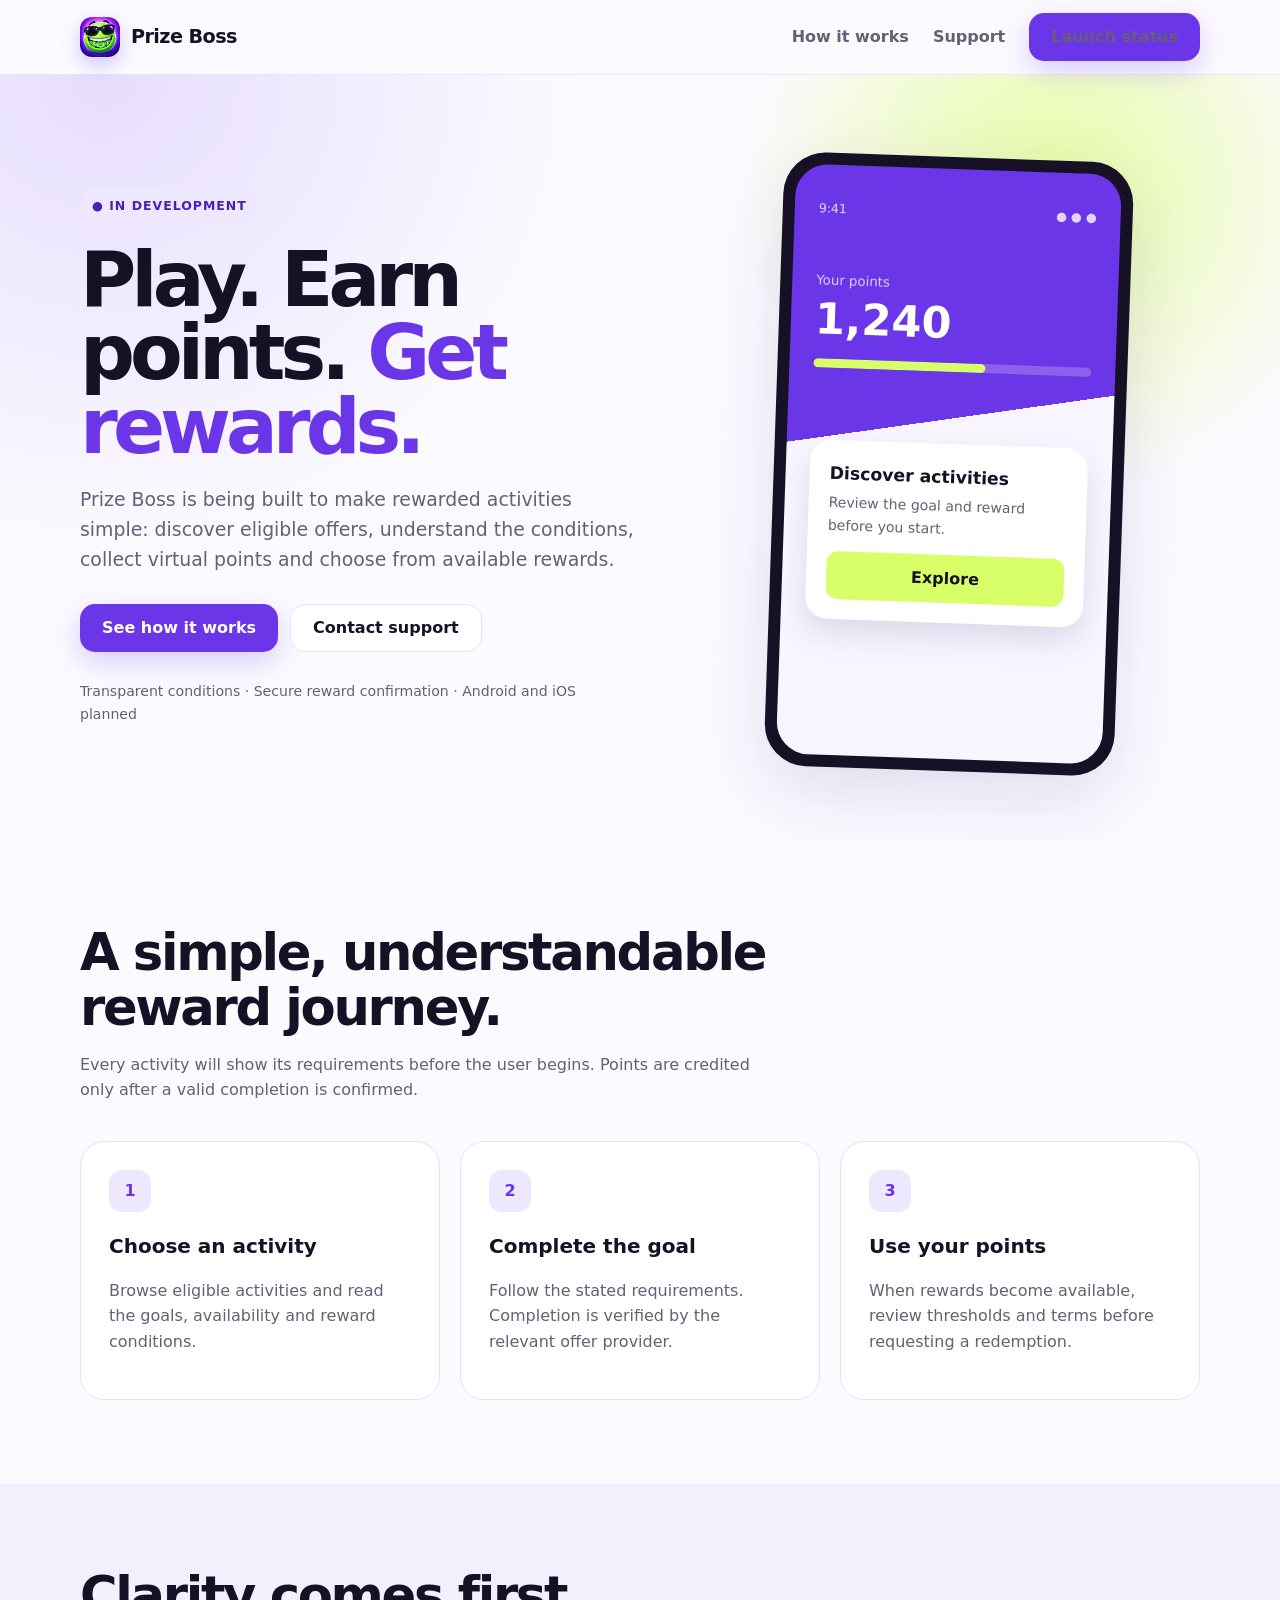
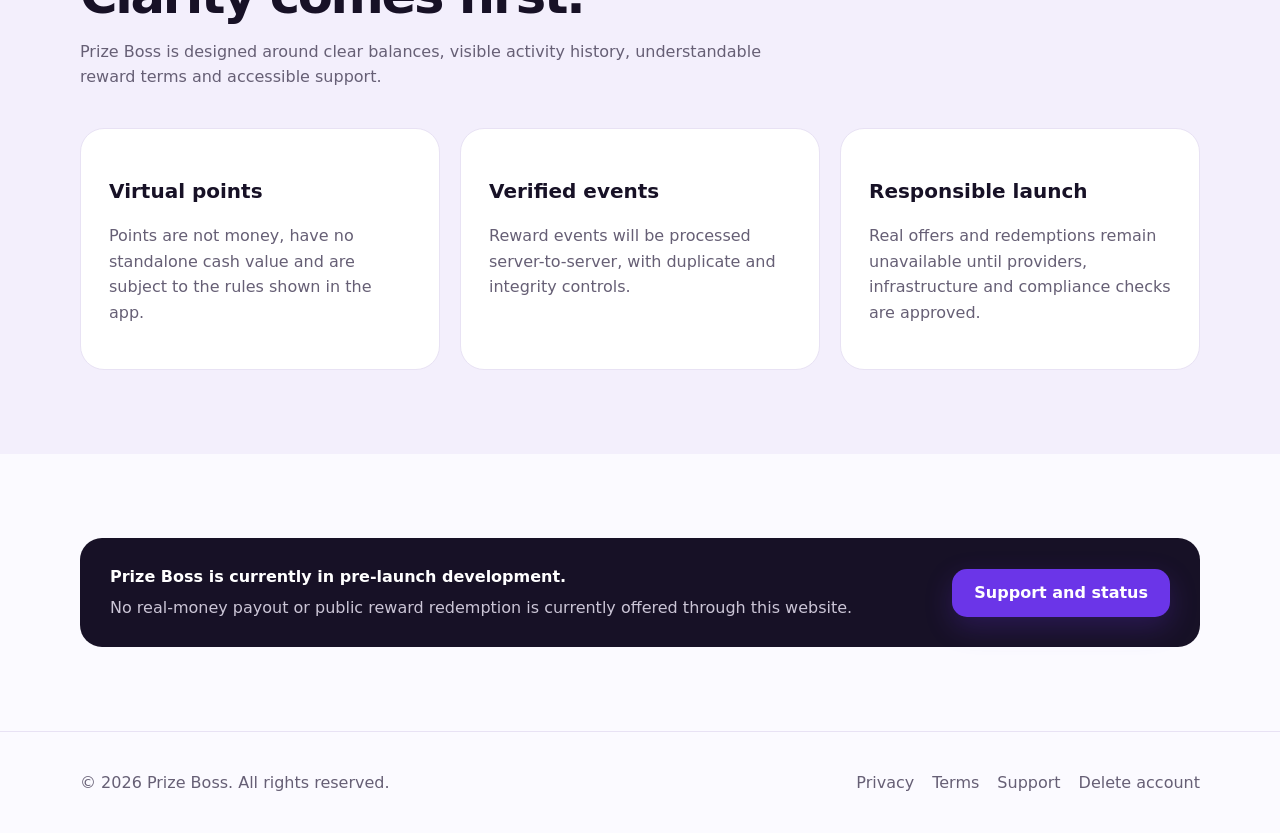
<file: index.html>
<!doctype html>
<html lang="en">
<head>
  <meta charset="utf-8">
  <meta name="viewport" content="width=device-width,initial-scale=1">
  <meta name="description" content="Prize Boss is a rewards app in development where eligible activities can earn virtual points toward clearly presented rewards.">
  <title>Prize Boss — Play. Earn Points. Get Rewards.</title>
  <link rel="stylesheet" href="styles.css">
</head>
<body>
  <header class="nav">
    <div class="wrap nav-inner">
      <a class="brand" href="index.html"><img class="brand-mark" src="assets/prize-boss-icon.png" alt=""> Prize Boss</a>
      <nav class="nav-links" aria-label="Main navigation">
        <a href="#how">How it works</a>
        <a href="support.html">Support</a>
        <a class="button" href="#status">Launch status</a>
      </nav>
    </div>
  </header>

  <main>
    <section class="hero">
      <div class="wrap hero-grid">
        <div>
          <div class="eyebrow">● In development</div>
          <h1>Play. Earn points. <span>Get rewards.</span></h1>
          <p class="lead">Prize Boss is being built to make rewarded activities simple: discover eligible offers, understand the conditions, collect virtual points and choose from available rewards.</p>
          <div class="actions">
            <a class="button" href="#how">See how it works</a>
            <a class="button secondary" href="support.html">Contact support</a>
          </div>
          <p class="trust">Transparent conditions · Secure reward confirmation · Android and iOS planned</p>
        </div>
        <div class="phone" aria-label="Illustration of the Prize Boss app">
          <div class="phone-screen">
            <div class="status"><span>9:41</span><span>● ● ●</span></div>
            <div class="balance"><small>Your points</small><strong>1,240</strong><div class="progress"><span></span></div></div>
            <div class="phone-card"><b>Discover activities</b><p>Review the goal and reward before you start.</p><div class="phone-cta">Explore</div></div>
          </div>
        </div>
      </div>
    </section>

    <section class="section" id="how">
      <div class="wrap">
        <div class="section-head"><h2>A simple, understandable reward journey.</h2><p>Every activity will show its requirements before the user begins. Points are credited only after a valid completion is confirmed.</p></div>
        <div class="grid-3">
          <article class="card"><div class="number">1</div><h3>Choose an activity</h3><p>Browse eligible activities and read the goals, availability and reward conditions.</p></article>
          <article class="card"><div class="number">2</div><h3>Complete the goal</h3><p>Follow the stated requirements. Completion is verified by the relevant offer provider.</p></article>
          <article class="card"><div class="number">3</div><h3>Use your points</h3><p>When rewards become available, review thresholds and terms before requesting a redemption.</p></article>
        </div>
      </div>
    </section>

    <section class="section alt">
      <div class="wrap">
        <div class="section-head"><h2>Clarity comes first.</h2><p>Prize Boss is designed around clear balances, visible activity history, understandable reward terms and accessible support.</p></div>
        <div class="grid-3">
          <article class="card"><h3>Virtual points</h3><p>Points are not money, have no standalone cash value and are subject to the rules shown in the app.</p></article>
          <article class="card"><h3>Verified events</h3><p>Reward events will be processed server-to-server, with duplicate and integrity controls.</p></article>
          <article class="card"><h3>Responsible launch</h3><p>Real offers and redemptions remain unavailable until providers, infrastructure and compliance checks are approved.</p></article>
        </div>
      </div>
    </section>

    <section class="section" id="status">
      <div class="wrap">
        <div class="notice">
          <div><strong>Prize Boss is currently in pre-launch development.</strong><p>No real-money payout or public reward redemption is currently offered through this website.</p></div>
          <a class="button" href="support.html">Support and status</a>
        </div>
      </div>
    </section>
  </main>

  <footer class="footer"><div class="wrap footer-inner"><span>© 2026 Prize Boss. All rights reserved.</span><div class="footer-links"><a href="privacy.html">Privacy</a><a href="terms.html">Terms</a><a href="support.html">Support</a><a href="delete-account.html">Delete account</a></div></div></footer>
</body>
</html>
</file>
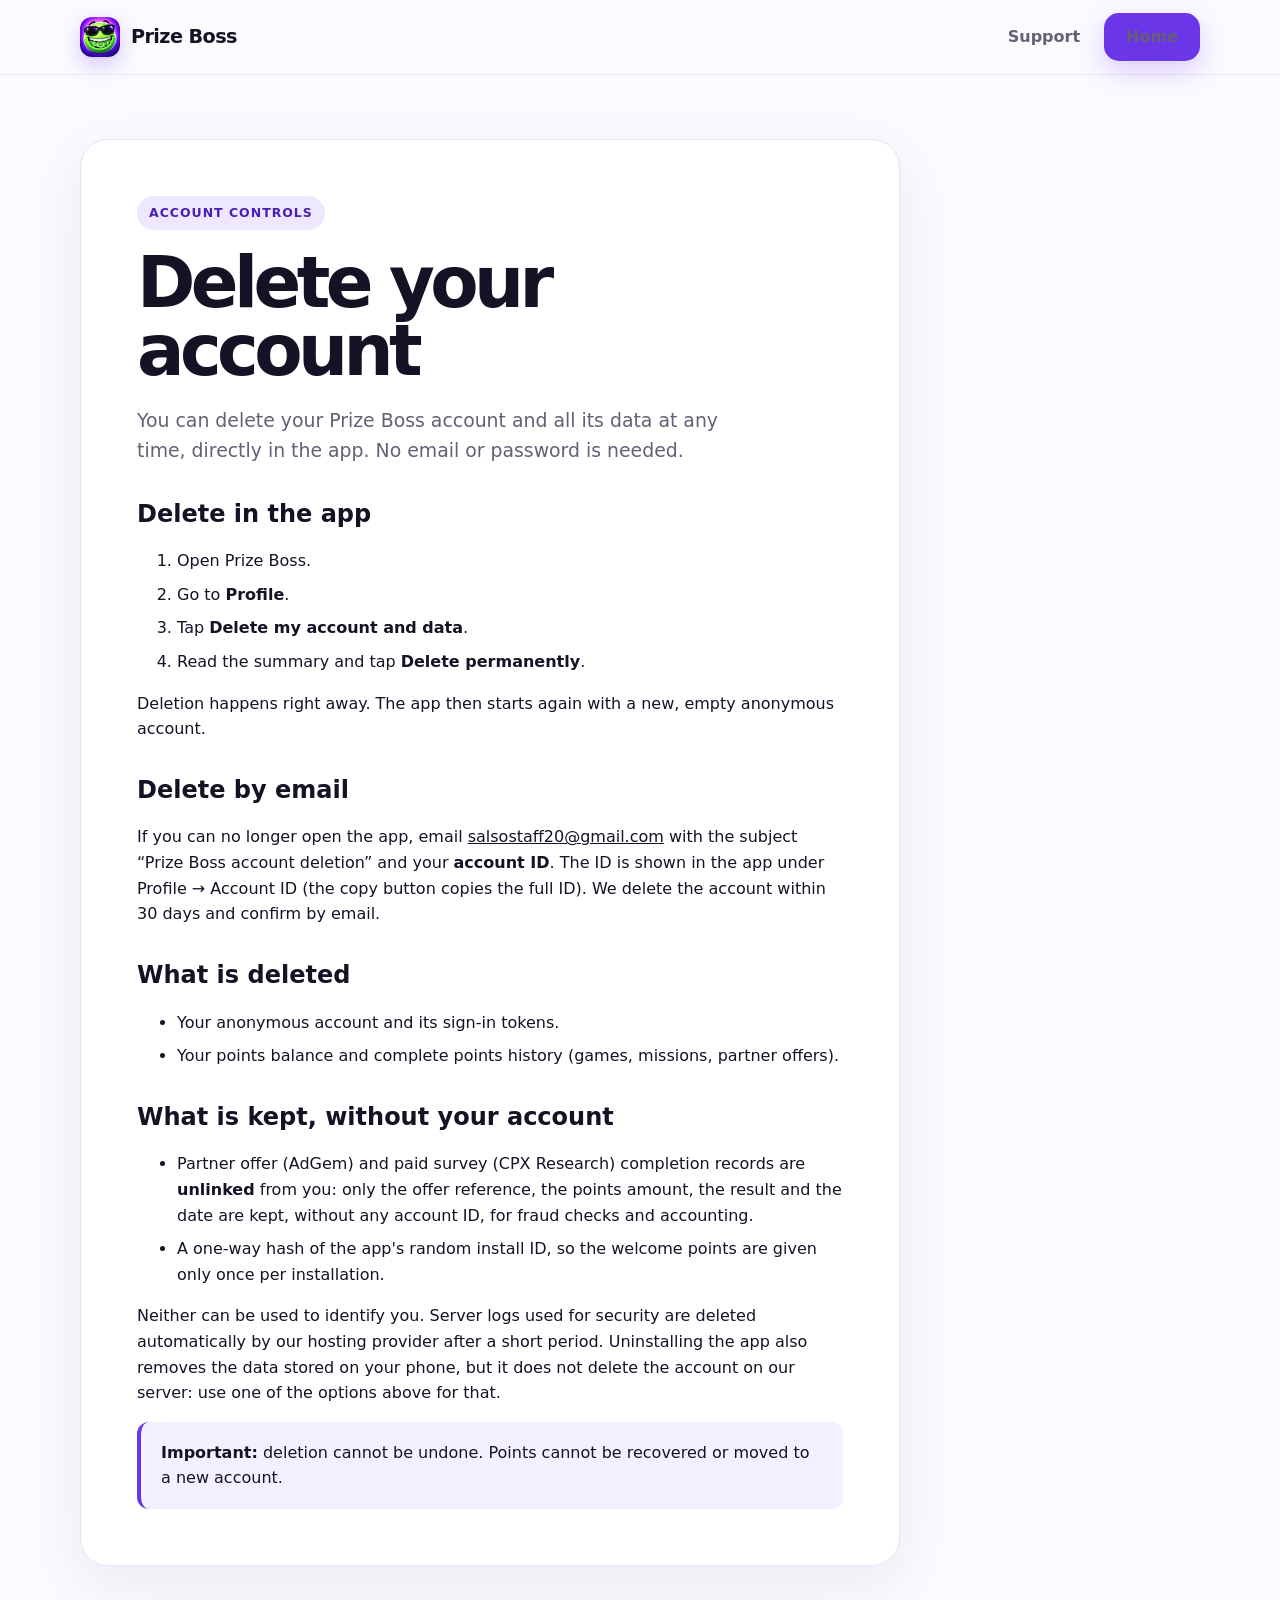
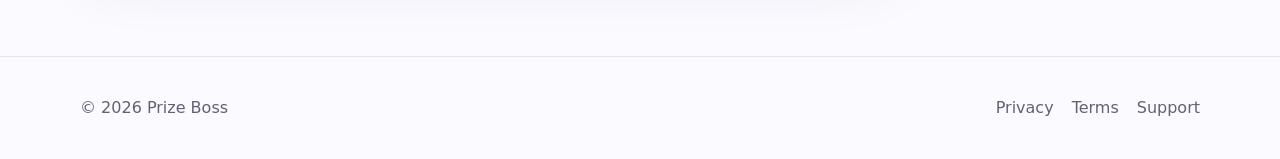
<file: delete-account.html>
<!doctype html><html lang="en"><head><meta charset="utf-8"><meta name="viewport" content="width=device-width,initial-scale=1"><title>Delete your account — Prize Boss</title><link rel="stylesheet" href="styles.css"></head><body>
<header class="nav"><div class="wrap nav-inner"><a class="brand" href="index.html"><img class="brand-mark" src="assets/prize-boss-icon.png" alt=""> Prize Boss</a><nav class="nav-links"><a href="support.html">Support</a><a class="button" href="index.html">Home</a></nav></div></header>
<main class="legal"><div class="wrap"><article><div class="eyebrow">Account controls</div><h1>Delete your account</h1><p class="lead">You can delete your Prize Boss account and all its data at any time, directly in the app. No email or password is needed.</p>
<h2>Delete in the app</h2><ol><li>Open Prize Boss.</li><li>Go to <strong>Profile</strong>.</li><li>Tap <strong>Delete my account and data</strong>.</li><li>Read the summary and tap <strong>Delete permanently</strong>.</li></ol><p>Deletion happens right away. The app then starts again with a new, empty anonymous account.</p>
<h2>Delete by email</h2><p>If you can no longer open the app, email <a href="mailto:salsostaff20@gmail.com?subject=Prize%20Boss%20account%20deletion">salsostaff20@gmail.com</a> with the subject “Prize Boss account deletion” and your <strong>account ID</strong>. The ID is shown in the app under Profile → Account ID (the copy button copies the full ID). We delete the account within 30 days and confirm by email.</p>
<h2>What is deleted</h2><ul><li>Your anonymous account and its sign-in tokens.</li><li>Your points balance and complete points history (games, missions, partner offers).</li></ul><h2>What is kept, without your account</h2><ul><li>Partner offer (AdGem) and paid survey (CPX Research) completion records are <strong>unlinked</strong> from you: only the offer reference, the points amount, the result and the date are kept, without any account ID, for fraud checks and accounting.</li><li>A one-way hash of the app's random install ID, so the welcome points are given only once per installation.</li></ul><p>Neither can be used to identify you. Server logs used for security are deleted automatically by our hosting provider after a short period. Uninstalling the app also removes the data stored on your phone, but it does not delete the account on our server: use one of the options above for that.</p>
<div class="callout"><strong>Important:</strong> deletion cannot be undone. Points cannot be recovered or moved to a new account.</div>
</article></div></main><footer class="footer"><div class="wrap footer-inner"><span>© 2026 Prize Boss</span><div class="footer-links"><a href="privacy.html">Privacy</a><a href="terms.html">Terms</a><a href="support.html">Support</a></div></div></footer></body></html>
</file>
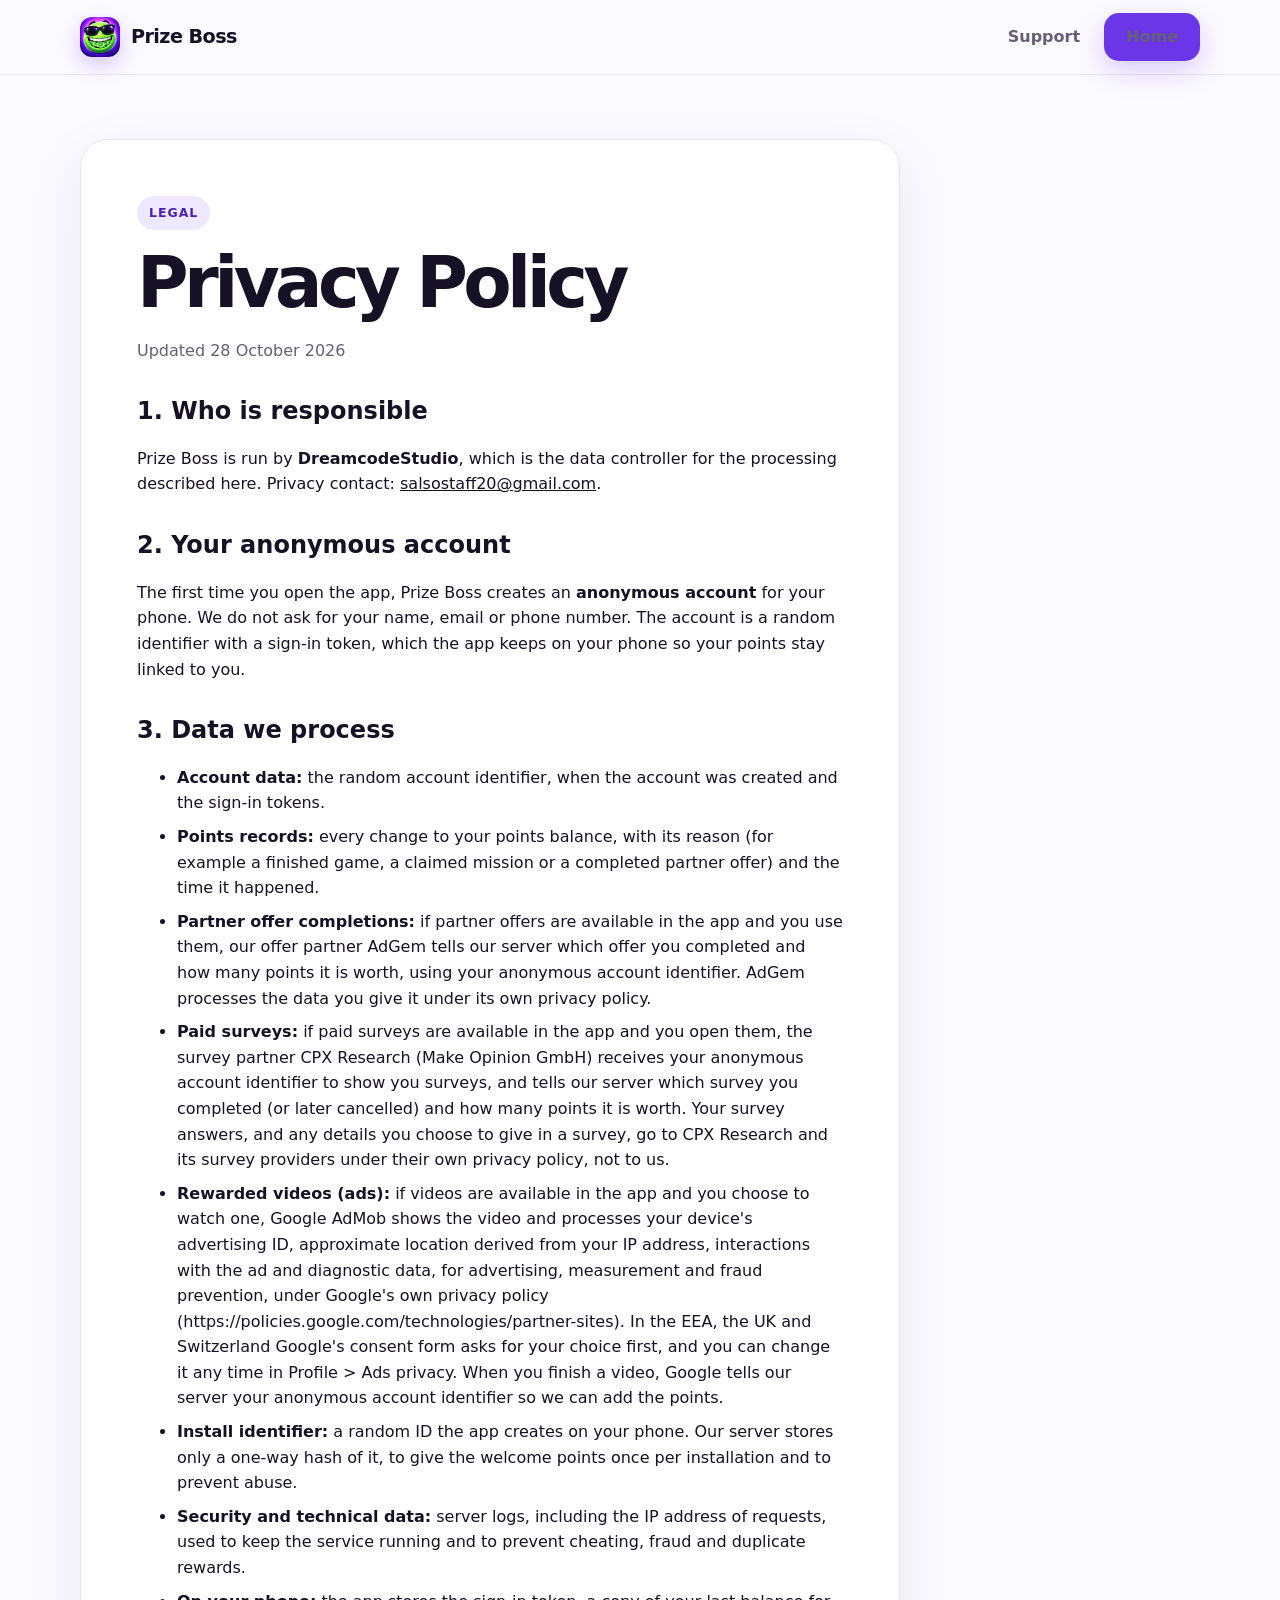
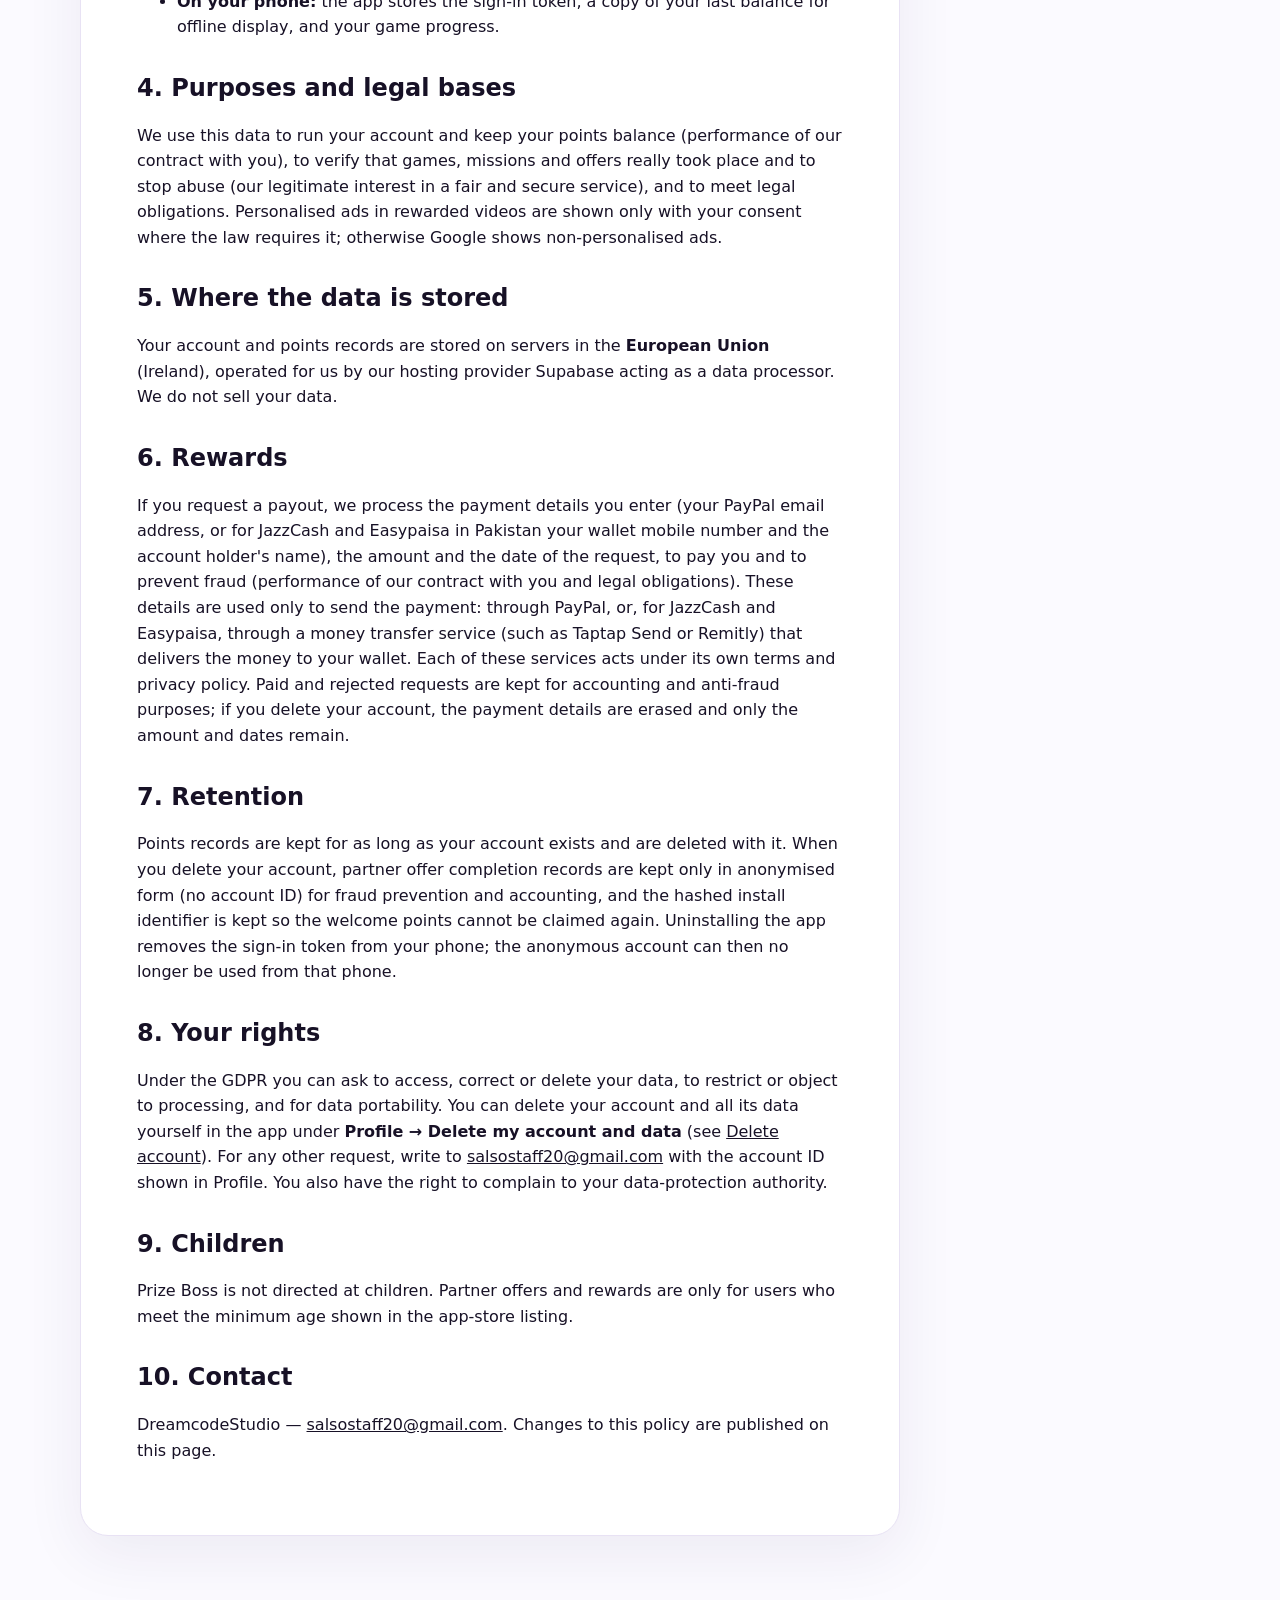
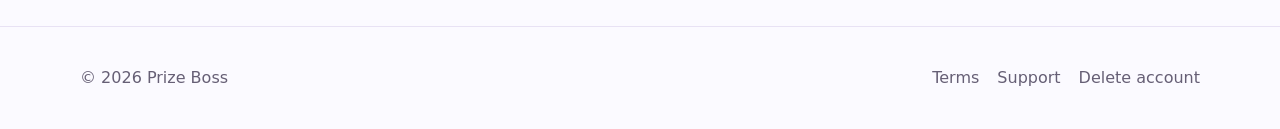
<file: privacy.html>
<!doctype html><html lang="en"><head><meta charset="utf-8"><meta name="viewport" content="width=device-width,initial-scale=1"><meta name="robots" content="index,follow"><title>Privacy Policy — Prize Boss</title><link rel="stylesheet" href="styles.css"></head><body>
<header class="nav"><div class="wrap nav-inner"><a class="brand" href="index.html"><img class="brand-mark" src="assets/prize-boss-icon.png" alt=""> Prize Boss</a><nav class="nav-links"><a href="support.html">Support</a><a class="button" href="index.html">Home</a></nav></div></header>
<main class="legal"><div class="wrap"><article><div class="eyebrow">Legal</div><h1>Privacy Policy</h1><p class="meta">Updated 28 October 2026</p>
<h2>1. Who is responsible</h2><p>Prize Boss is run by <strong>DreamcodeStudio</strong>, which is the data controller for the processing described here. Privacy contact: <a href="mailto:salsostaff20@gmail.com">salsostaff20@gmail.com</a>.</p>
<h2>2. Your anonymous account</h2><p>The first time you open the app, Prize Boss creates an <strong>anonymous account</strong> for your phone. We do not ask for your name, email or phone number. The account is a random identifier with a sign-in token, which the app keeps on your phone so your points stay linked to you.</p>
<h2>3. Data we process</h2><ul><li><strong>Account data:</strong> the random account identifier, when the account was created and the sign-in tokens.</li><li><strong>Points records:</strong> every change to your points balance, with its reason (for example a finished game, a claimed mission or a completed partner offer) and the time it happened.</li><li><strong>Partner offer completions:</strong> if partner offers are available in the app and you use them, our offer partner AdGem tells our server which offer you completed and how many points it is worth, using your anonymous account identifier. AdGem processes the data you give it under its own privacy policy.</li><li><strong>Paid surveys:</strong> if paid surveys are available in the app and you open them, the survey partner CPX Research (Make Opinion GmbH) receives your anonymous account identifier to show you surveys, and tells our server which survey you completed (or later cancelled) and how many points it is worth. Your survey answers, and any details you choose to give in a survey, go to CPX Research and its survey providers under their own privacy policy, not to us.</li><li><strong>Rewarded videos (ads):</strong> if videos are available in the app and you choose to watch one, Google AdMob shows the video and processes your device's advertising ID, approximate location derived from your IP address, interactions with the ad and diagnostic data, for advertising, measurement and fraud prevention, under Google's own privacy policy (https://policies.google.com/technologies/partner-sites). In the EEA, the UK and Switzerland Google's consent form asks for your choice first, and you can change it any time in Profile &gt; Ads privacy. When you finish a video, Google tells our server your anonymous account identifier so we can add the points.</li><li><strong>Install identifier:</strong> a random ID the app creates on your phone. Our server stores only a one-way hash of it, to give the welcome points once per installation and to prevent abuse.</li><li><strong>Security and technical data:</strong> server logs, including the IP address of requests, used to keep the service running and to prevent cheating, fraud and duplicate rewards.</li><li><strong>On your phone:</strong> the app stores the sign-in token, a copy of your last balance for offline display, and your game progress.</li></ul>
<h2>4. Purposes and legal bases</h2><p>We use this data to run your account and keep your points balance (performance of our contract with you), to verify that games, missions and offers really took place and to stop abuse (our legitimate interest in a fair and secure service), and to meet legal obligations. Personalised ads in rewarded videos are shown only with your consent where the law requires it; otherwise Google shows non-personalised ads.</p>
<h2>5. Where the data is stored</h2><p>Your account and points records are stored on servers in the <strong>European Union</strong> (Ireland), operated for us by our hosting provider Supabase acting as a data processor. We do not sell your data.</p>
<h2>6. Rewards</h2><p>If you request a payout, we process the payment details you enter (your PayPal email address, or for JazzCash and Easypaisa in Pakistan your wallet mobile number and the account holder's name), the amount and the date of the request, to pay you and to prevent fraud (performance of our contract with you and legal obligations). These details are used only to send the payment: through PayPal, or, for JazzCash and Easypaisa, through a money transfer service (such as Taptap Send or Remitly) that delivers the money to your wallet. Each of these services acts under its own terms and privacy policy. Paid and rejected requests are kept for accounting and anti-fraud purposes; if you delete your account, the payment details are erased and only the amount and dates remain.</p><h2>7. Retention</h2><p>Points records are kept for as long as your account exists and are deleted with it. When you delete your account, partner offer completion records are kept only in anonymised form (no account ID) for fraud prevention and accounting, and the hashed install identifier is kept so the welcome points cannot be claimed again. Uninstalling the app removes the sign-in token from your phone; the anonymous account can then no longer be used from that phone.</p>
<h2>8. Your rights</h2><p>Under the GDPR you can ask to access, correct or delete your data, to restrict or object to processing, and for data portability. You can delete your account and all its data yourself in the app under <strong>Profile → Delete my account and data</strong> (see <a href="delete-account.html">Delete account</a>). For any other request, write to <a href="mailto:salsostaff20@gmail.com">salsostaff20@gmail.com</a> with the account ID shown in Profile. You also have the right to complain to your data-protection authority.</p>
<h2>9. Children</h2><p>Prize Boss is not directed at children. Partner offers and rewards are only for users who meet the minimum age shown in the app-store listing.</p>
<h2>10. Contact</h2><p>DreamcodeStudio — <a href="mailto:salsostaff20@gmail.com">salsostaff20@gmail.com</a>. Changes to this policy are published on this page.</p>
</article></div></main><footer class="footer"><div class="wrap footer-inner"><span>© 2026 Prize Boss</span><div class="footer-links"><a href="terms.html">Terms</a><a href="support.html">Support</a><a href="delete-account.html">Delete account</a></div></div></footer></body></html>
</file>
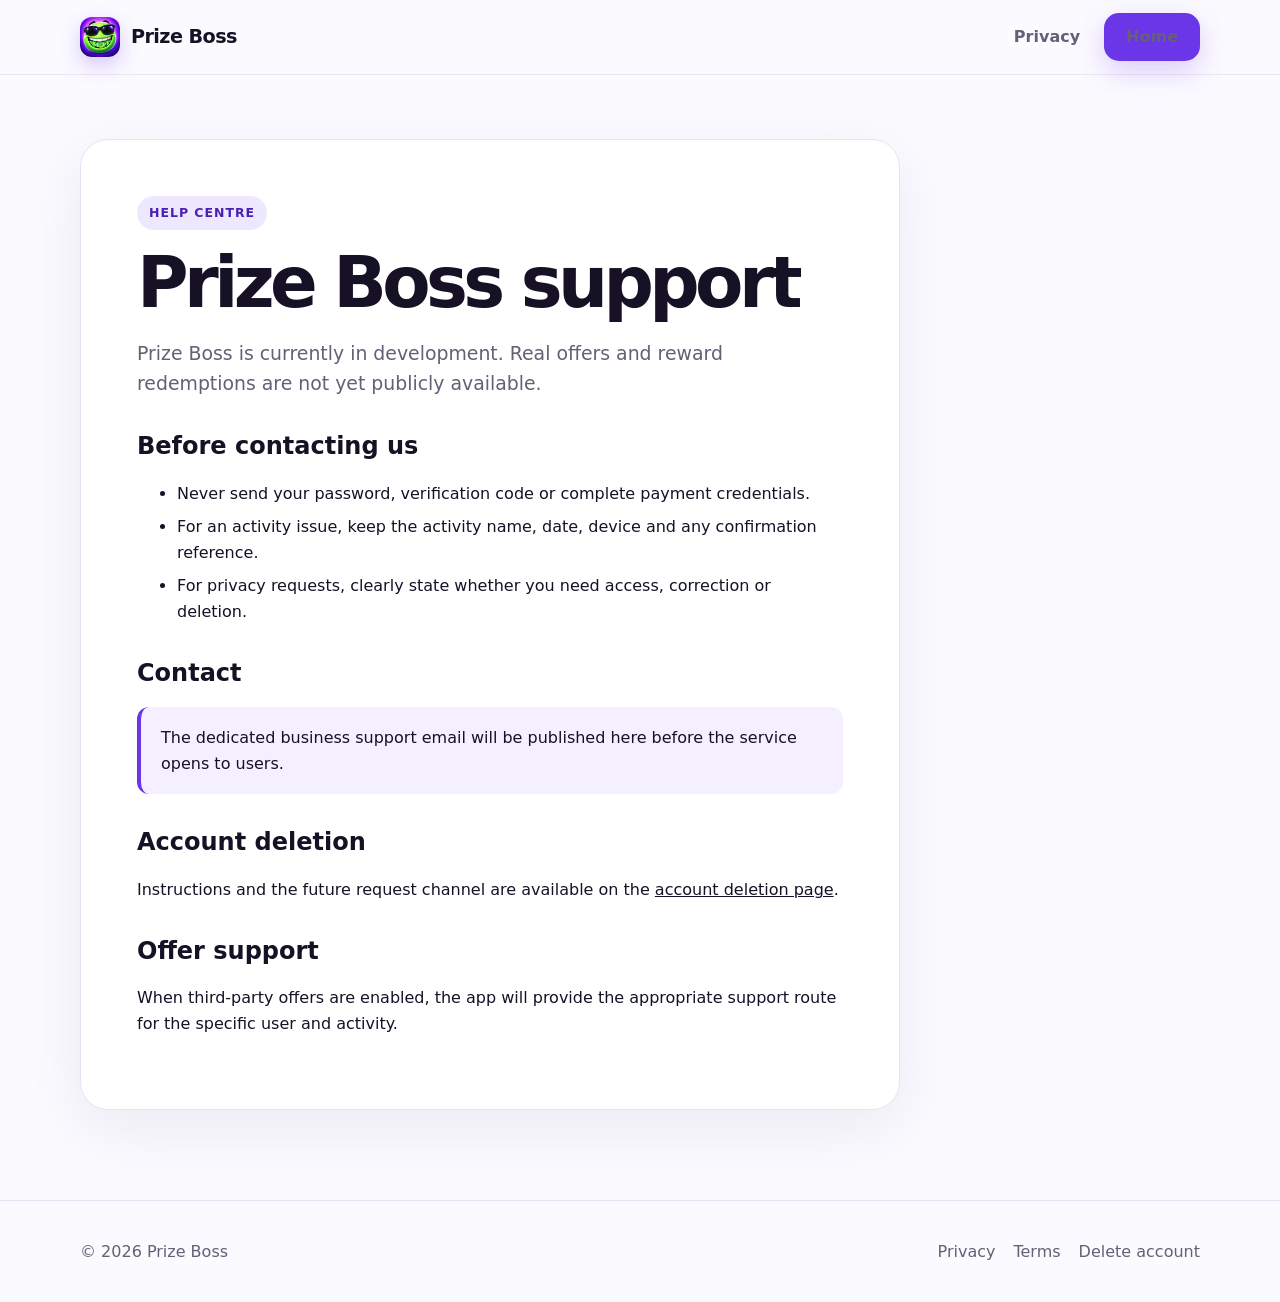
<file: support.html>
<!doctype html><html lang="en"><head><meta charset="utf-8"><meta name="viewport" content="width=device-width,initial-scale=1"><title>Support — Prize Boss</title><link rel="stylesheet" href="styles.css"></head><body>
<header class="nav"><div class="wrap nav-inner"><a class="brand" href="index.html"><img class="brand-mark" src="assets/prize-boss-icon.png" alt=""> Prize Boss</a><nav class="nav-links"><a href="privacy.html">Privacy</a><a class="button" href="index.html">Home</a></nav></div></header>
<main class="legal"><div class="wrap"><article><div class="eyebrow">Help centre</div><h1>Prize Boss support</h1><p class="lead">Prize Boss is currently in development. Real offers and reward redemptions are not yet publicly available.</p>
<h2>Before contacting us</h2><ul><li>Never send your password, verification code or complete payment credentials.</li><li>For an activity issue, keep the activity name, date, device and any confirmation reference.</li><li>For privacy requests, clearly state whether you need access, correction or deletion.</li></ul>
<h2>Contact</h2><div class="callout">The dedicated business support email will be published here before the service opens to users.</div>
<h2>Account deletion</h2><p>Instructions and the future request channel are available on the <a href="delete-account.html">account deletion page</a>.</p>
<h2>Offer support</h2><p>When third-party offers are enabled, the app will provide the appropriate support route for the specific user and activity.</p>
</article></div></main><footer class="footer"><div class="wrap footer-inner"><span>© 2026 Prize Boss</span><div class="footer-links"><a href="privacy.html">Privacy</a><a href="terms.html">Terms</a><a href="delete-account.html">Delete account</a></div></div></footer></body></html>
</file>
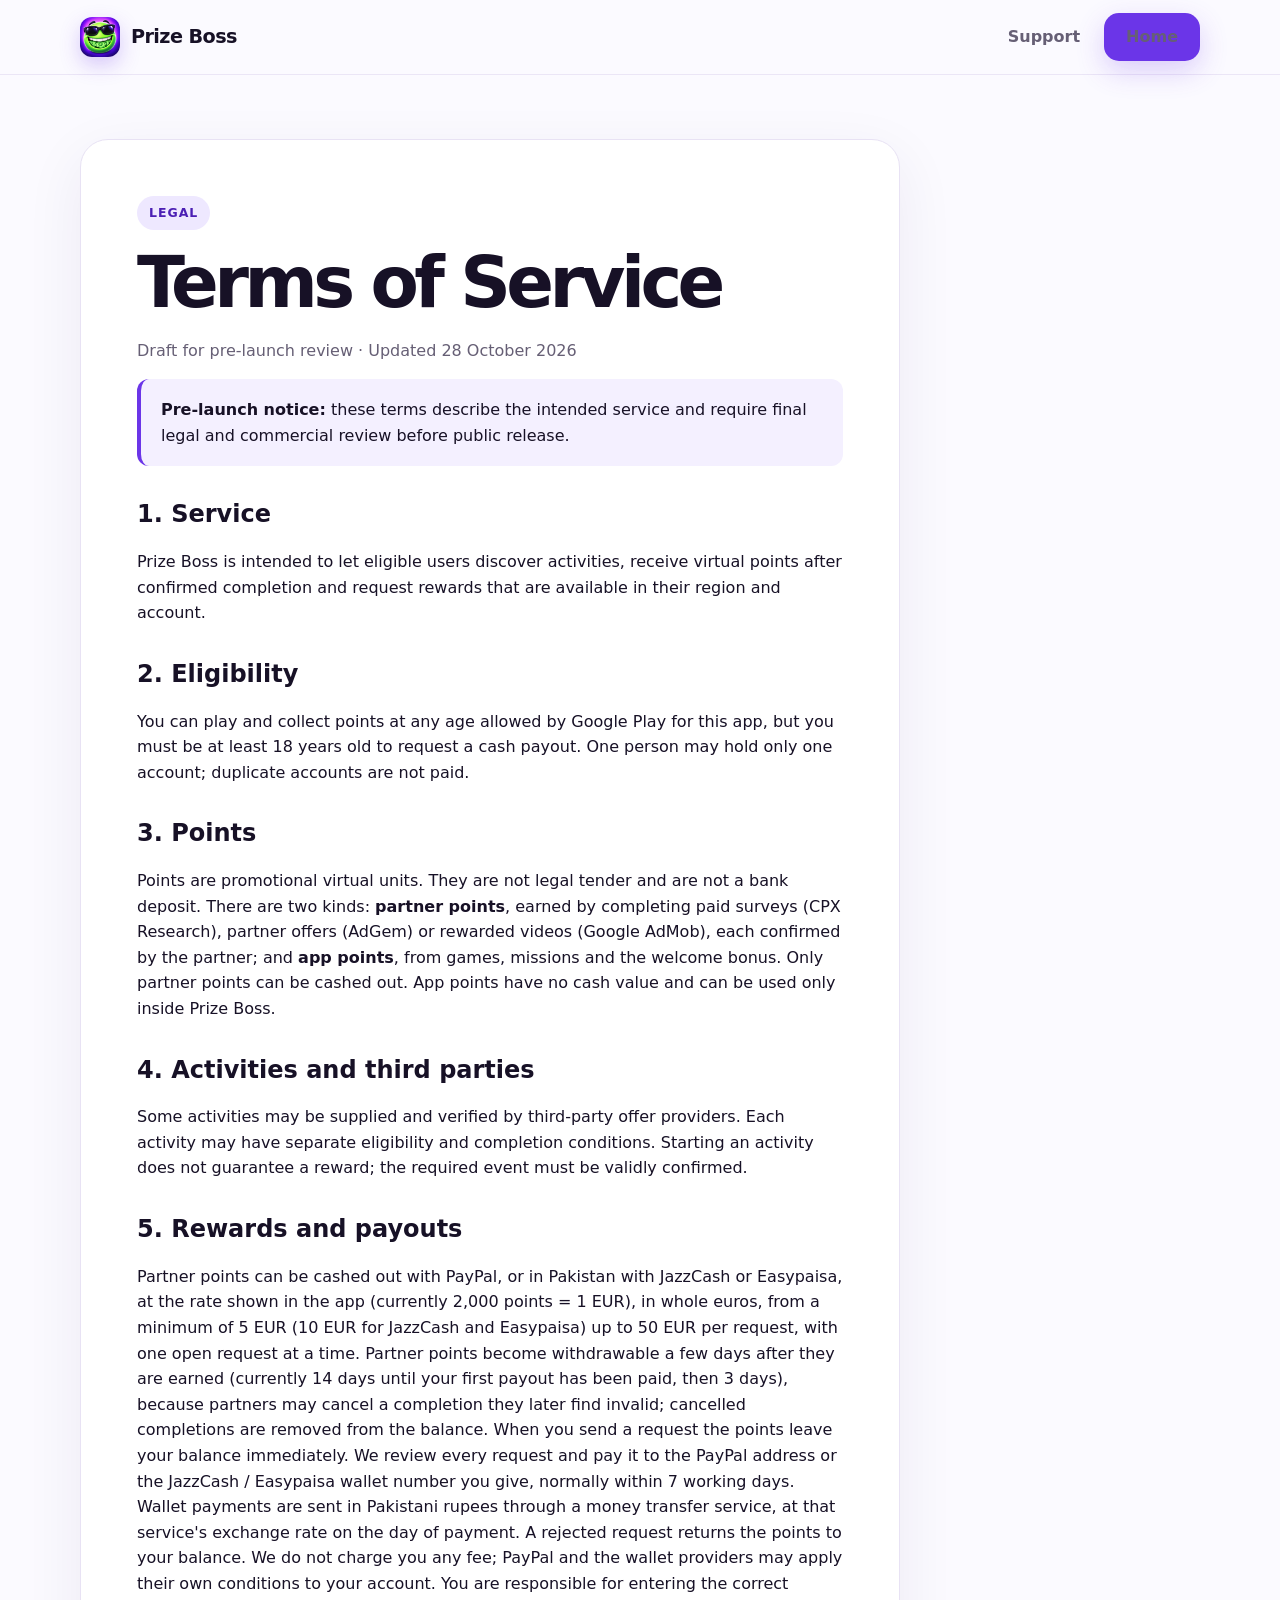
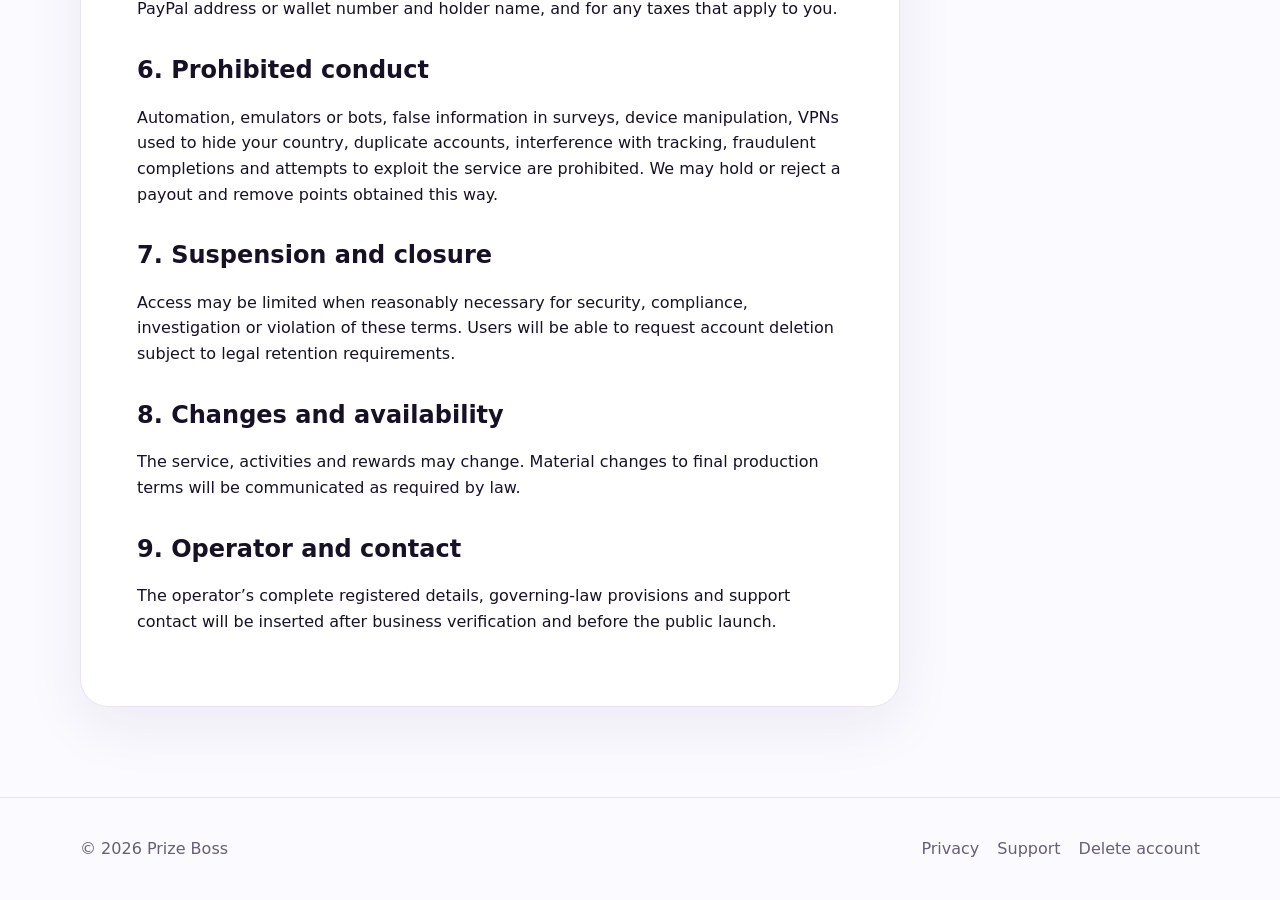
<file: terms.html>
<!doctype html><html lang="en"><head><meta charset="utf-8"><meta name="viewport" content="width=device-width,initial-scale=1"><title>Terms — Prize Boss</title><link rel="stylesheet" href="styles.css"></head><body>
<header class="nav"><div class="wrap nav-inner"><a class="brand" href="index.html"><img class="brand-mark" src="assets/prize-boss-icon.png" alt=""> Prize Boss</a><nav class="nav-links"><a href="support.html">Support</a><a class="button" href="index.html">Home</a></nav></div></header>
<main class="legal"><div class="wrap"><article><div class="eyebrow">Legal</div><h1>Terms of Service</h1><p class="meta">Draft for pre-launch review · Updated 28 October 2026</p><div class="callout"><strong>Pre-launch notice:</strong> these terms describe the intended service and require final legal and commercial review before public release.</div>
<h2>1. Service</h2><p>Prize Boss is intended to let eligible users discover activities, receive virtual points after confirmed completion and request rewards that are available in their region and account.</p>
<h2>2. Eligibility</h2><p>You can play and collect points at any age allowed by Google Play for this app, but you must be at least 18 years old to request a cash payout. One person may hold only one account; duplicate accounts are not paid.</p>
<h2>3. Points</h2><p>Points are promotional virtual units. They are not legal tender and are not a bank deposit. There are two kinds: <strong>partner points</strong>, earned by completing paid surveys (CPX Research), partner offers (AdGem) or rewarded videos (Google AdMob), each confirmed by the partner; and <strong>app points</strong>, from games, missions and the welcome bonus. Only partner points can be cashed out. App points have no cash value and can be used only inside Prize Boss.</p>
<h2>4. Activities and third parties</h2><p>Some activities may be supplied and verified by third-party offer providers. Each activity may have separate eligibility and completion conditions. Starting an activity does not guarantee a reward; the required event must be validly confirmed.</p>
<h2>5. Rewards and payouts</h2><p>Partner points can be cashed out with PayPal, or in Pakistan with JazzCash or Easypaisa, at the rate shown in the app (currently 2,000 points = 1 EUR), in whole euros, from a minimum of 5 EUR (10 EUR for JazzCash and Easypaisa) up to 50 EUR per request, with one open request at a time. Partner points become withdrawable a few days after they are earned (currently 14 days until your first payout has been paid, then 3 days), because partners may cancel a completion they later find invalid; cancelled completions are removed from the balance. When you send a request the points leave your balance immediately. We review every request and pay it to the PayPal address or the JazzCash / Easypaisa wallet number you give, normally within 7 working days. Wallet payments are sent in Pakistani rupees through a money transfer service, at that service's exchange rate on the day of payment. A rejected request returns the points to your balance. We do not charge you any fee; PayPal and the wallet providers may apply their own conditions to your account. You are responsible for entering the correct PayPal address or wallet number and holder name, and for any taxes that apply to you.</p>
<h2>6. Prohibited conduct</h2><p>Automation, emulators or bots, false information in surveys, device manipulation, VPNs used to hide your country, duplicate accounts, interference with tracking, fraudulent completions and attempts to exploit the service are prohibited. We may hold or reject a payout and remove points obtained this way.</p>
<h2>7. Suspension and closure</h2><p>Access may be limited when reasonably necessary for security, compliance, investigation or violation of these terms. Users will be able to request account deletion subject to legal retention requirements.</p>
<h2>8. Changes and availability</h2><p>The service, activities and rewards may change. Material changes to final production terms will be communicated as required by law.</p>
<h2>9. Operator and contact</h2><p>The operator’s complete registered details, governing-law provisions and support contact will be inserted after business verification and before the public launch.</p>
</article></div></main><footer class="footer"><div class="wrap footer-inner"><span>© 2026 Prize Boss</span><div class="footer-links"><a href="privacy.html">Privacy</a><a href="support.html">Support</a><a href="delete-account.html">Delete account</a></div></div></footer></body></html>
</file>
<file: styles.css>
:root {
  --ink: #171126;
  --muted: #665f75;
  --violet: #6b35e8;
  --violet-dark: #4b1fb4;
  --lime: #d9ff68;
  --paper: #fbfaff;
  --line: #e8e2f4;
  --card: #ffffff;
  --shadow: 0 24px 70px rgba(68, 36, 128, .14);
}

* { box-sizing: border-box; }
html { scroll-behavior: smooth; }
body {
  margin: 0;
  color: var(--ink);
  background: var(--paper);
  font: 16px/1.6 Inter, ui-sans-serif, system-ui, -apple-system, BlinkMacSystemFont, "Segoe UI", sans-serif;
}
a { color: inherit; }
.wrap { width: min(1120px, calc(100% - 40px)); margin-inline: auto; }
.nav {
  position: sticky; top: 0; z-index: 10;
  background: rgba(251, 250, 255, .9); backdrop-filter: blur(14px);
  border-bottom: 1px solid rgba(232, 226, 244, .8);
}
.nav-inner { min-height: 74px; display: flex; align-items: center; justify-content: space-between; gap: 24px; }
.brand { display: inline-flex; align-items: center; gap: 11px; font-weight: 900; text-decoration: none; letter-spacing: -.03em; font-size: 1.2rem; }
.brand-mark { width: 40px; height: 40px; display: block; border-radius: 12px; object-fit: cover; box-shadow: 0 8px 20px rgba(107,53,232,.25); }
.nav-links { display: flex; align-items: center; gap: 24px; }
.nav-links a { text-decoration: none; color: var(--muted); font-weight: 650; }
.nav-links a:hover, .footer a:hover { color: var(--violet); }
.button { display: inline-flex; align-items: center; justify-content: center; min-height: 48px; padding: 0 22px; border-radius: 15px; background: var(--violet); color: #fff; text-decoration: none; font-weight: 800; box-shadow: 0 10px 28px rgba(107,53,232,.23); }
.button.secondary { background: #fff; color: var(--ink); border: 1px solid var(--line); box-shadow: none; }
.hero { overflow: hidden; padding: 82px 0 70px; background: radial-gradient(circle at 82% 15%, rgba(217,255,104,.6), transparent 25%), radial-gradient(circle at 8% 0%, rgba(139,92,246,.18), transparent 34%); }
.hero-grid { display: grid; grid-template-columns: 1.05fr .95fr; align-items: center; gap: 64px; }
.eyebrow { display: inline-flex; align-items: center; gap: 8px; padding: 7px 12px; border-radius: 999px; background: #eee8ff; color: var(--violet-dark); font-size: .78rem; font-weight: 900; letter-spacing: .08em; text-transform: uppercase; }
h1 { max-width: 760px; margin: 20px 0; font-size: clamp(3rem, 6vw, 5.8rem); line-height: .96; letter-spacing: -.065em; }
h1 span { color: var(--violet); }
.lead { max-width: 630px; color: var(--muted); font-size: 1.18rem; }
.actions { display: flex; flex-wrap: wrap; gap: 12px; margin-top: 30px; }
.trust { margin-top: 28px; color: var(--muted); font-size: .88rem; }
.phone { position: relative; width: min(350px, 90%); margin: auto; padding: 12px; border-radius: 42px; background: #171126; box-shadow: var(--shadow); transform: rotate(2deg); }
.phone-screen { min-height: 590px; padding: 34px 24px 22px; border-radius: 32px; background: linear-gradient(170deg, #6b35e8 0 43%, #f8f5ff 43%); color: white; }
.status { display: flex; justify-content: space-between; font-size: .78rem; opacity: .8; }
.balance { margin-top: 48px; }
.balance small { opacity: .75; }
.balance strong { display: block; margin-top: 5px; font-size: 2.7rem; line-height: 1; }
.progress { height: 9px; margin-top: 18px; border-radius: 999px; background: rgba(255,255,255,.22); overflow: hidden; }
.progress span { display: block; width: 62%; height: 100%; border-radius: inherit; background: var(--lime); }
.phone-card { margin-top: 72px; padding: 20px; border-radius: 22px; color: var(--ink); background: white; box-shadow: 0 14px 30px rgba(42,18,86,.12); }
.phone-card b { display: block; font-size: 1.08rem; }
.phone-card p { margin: 4px 0 15px; color: var(--muted); font-size: .88rem; }
.phone-cta { padding: 11px; border-radius: 12px; background: var(--lime); text-align: center; font-weight: 900; }
.section { padding: 84px 0; }
.section.alt { background: #f3effc; }
.section-head { max-width: 700px; margin-bottom: 38px; }
.section h2 { margin: 0 0 12px; font-size: clamp(2rem, 4vw, 3.25rem); line-height: 1.08; letter-spacing: -.045em; }
.section-head p, .card p { color: var(--muted); }
.grid-3 { display: grid; grid-template-columns: repeat(3, 1fr); gap: 20px; }
.card { padding: 28px; border: 1px solid var(--line); border-radius: 24px; background: var(--card); }
.number { width: 42px; height: 42px; display: grid; place-items: center; border-radius: 13px; background: #eee8ff; color: var(--violet); font-weight: 900; }
.card h3 { margin: 18px 0 8px; font-size: 1.25rem; }
.notice { padding: 26px 30px; border-radius: 22px; background: var(--ink); color: white; display: flex; align-items: center; justify-content: space-between; gap: 30px; }
.notice p { color: #cbc5d6; margin: 5px 0 0; }
.legal { padding: 64px 0 90px; }
.legal article { max-width: 820px; padding: clamp(24px, 5vw, 56px); border: 1px solid var(--line); border-radius: 28px; background: white; box-shadow: 0 18px 60px rgba(44,24,82,.07); }
.legal h1 { font-size: clamp(2.5rem, 6vw, 4.4rem); }
.legal h2 { margin-top: 34px; line-height: 1.2; }
.legal .meta { color: var(--muted); }
.legal li { margin: 8px 0; }
.callout { padding: 18px 20px; border-left: 4px solid var(--violet); border-radius: 12px; background: #f4f0ff; }
.footer { padding: 38px 0; border-top: 1px solid var(--line); color: var(--muted); }
.footer-inner { display: flex; justify-content: space-between; gap: 28px; }
.footer-links { display: flex; flex-wrap: wrap; gap: 18px; }
.footer a { text-decoration: none; }

@media (max-width: 820px) {
  .hero-grid { grid-template-columns: 1fr; }
  .phone { margin-top: 25px; }
  .grid-3 { grid-template-columns: 1fr; }
  .nav-links a:not(.button) { display: none; }
  .notice, .footer-inner { align-items: flex-start; flex-direction: column; }
}
@media (max-width: 480px) {
  .wrap { width: min(100% - 26px, 1120px); }
  .hero { padding-top: 55px; }
  h1 { font-size: 3.4rem; }
  .phone-screen { min-height: 520px; }
  .nav .button { min-height: 42px; padding-inline: 15px; }
}
</file>
